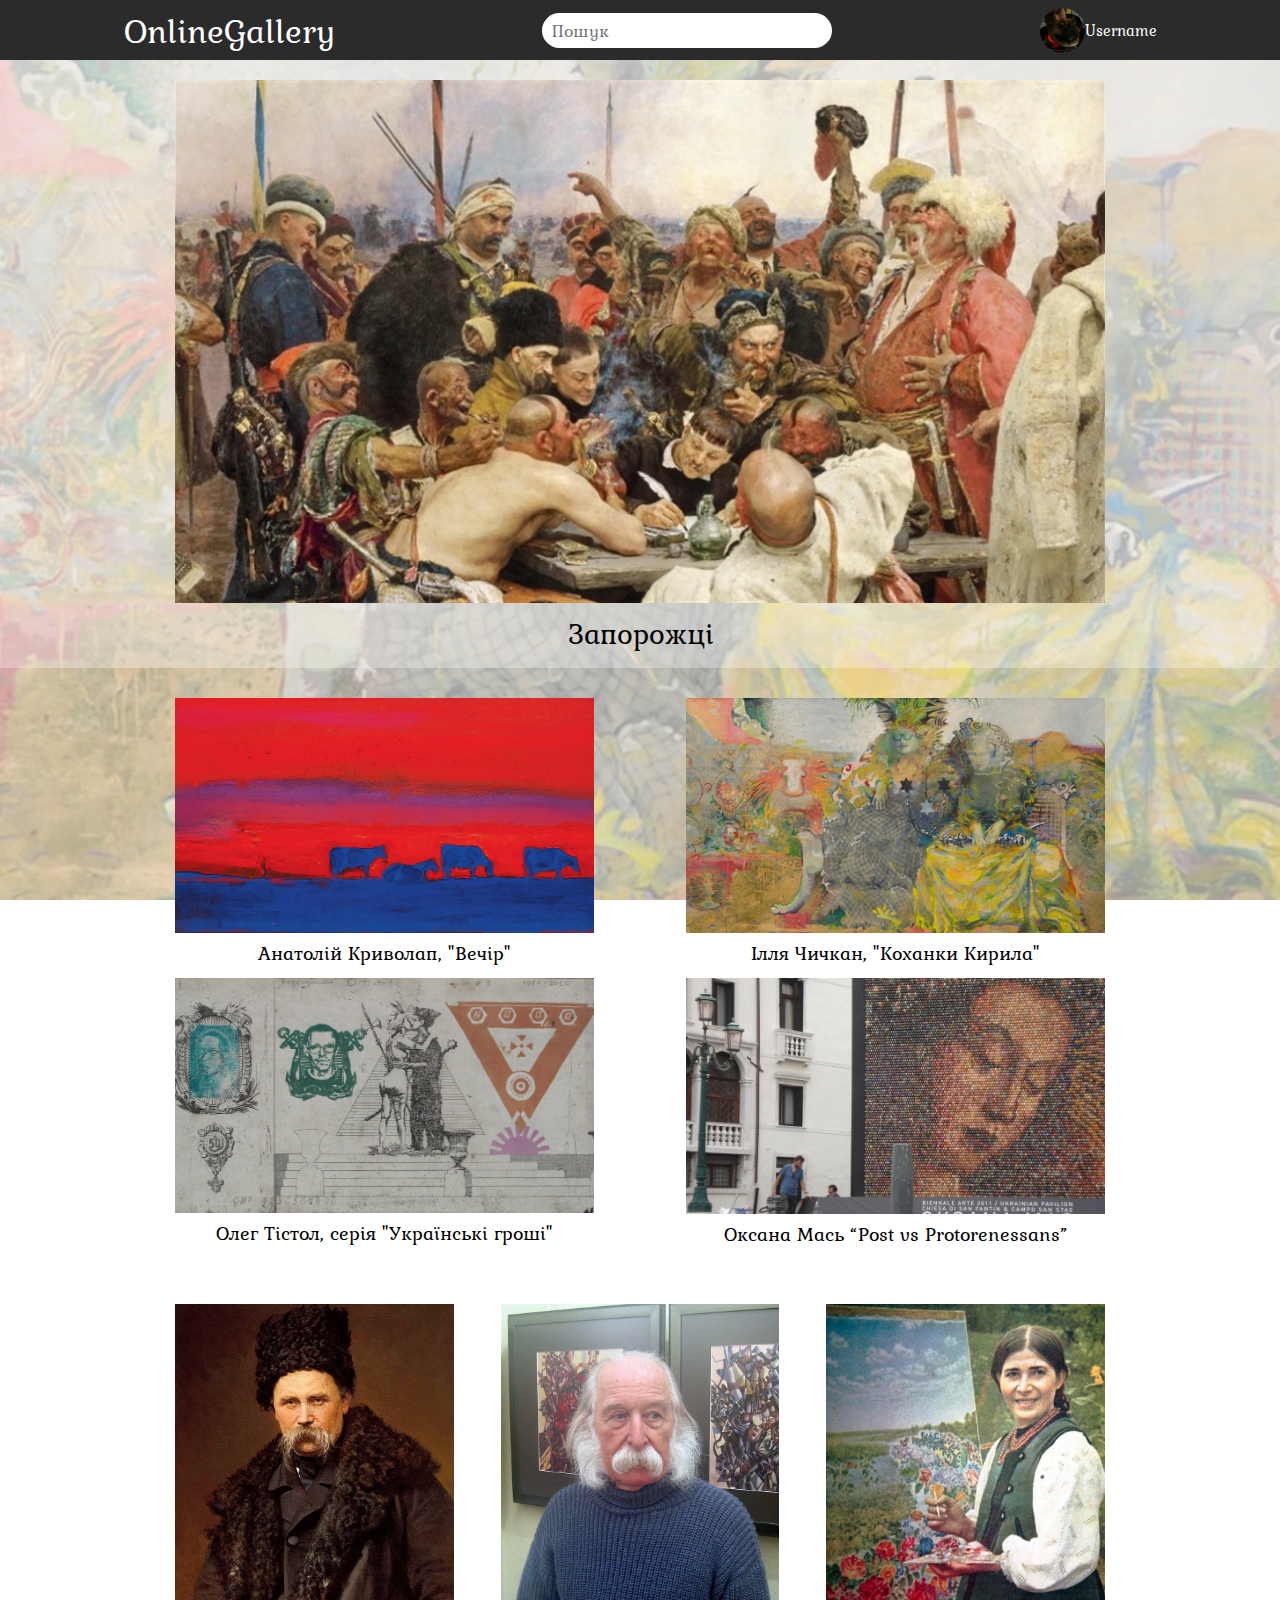
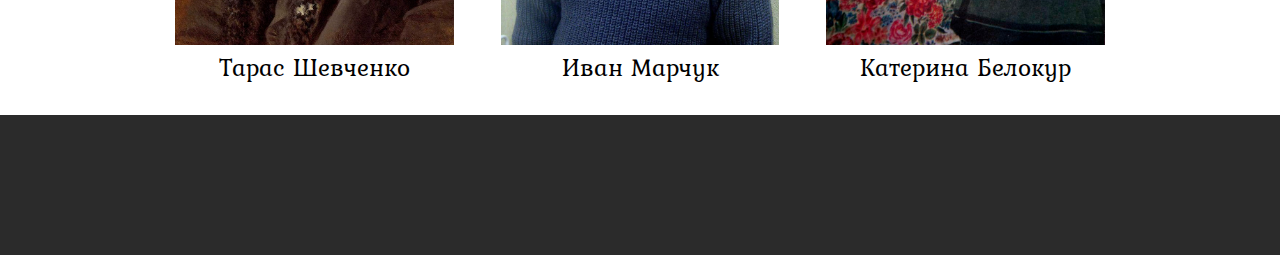
<file: index.html>
<!DOCTYPE html>
<html lang="en">
<head>
    <meta charset="UTF-8">
    <meta http-equiv="X-UA-Compatible" content="IE=edge">
    <meta name="viewport" content="width=device-width, initial-scale=1.0">
    <link rel="stylesheet" href="css _styles/landing-style.css">
    <link href="images/icons/site-logo.svg" rel="icon" type="image/x-icon">
    <style>
        @import url('https://fonts.googleapis.com/css2?family=Kurale&display=swap');
    </style>
    <title>OnlineGallery</title>
</head>
<body>
    <div class="wrapper">
        <header class="header">
            <div class="header__container _container">
                <div class="header__logo_container">
                    <a id="header__logo" href="index.html" class="header__logo">
                        OnlineGallery
                    </a>
                </div>
                
                <div class="search">
                    <input type="text" class="header__serach" placeholder="Пошук">
                </div>
                
                <div class="header__user__information">
                    <img class="user__photo" src="images/landing/MyLogo.jpg" alt="user_photo">
                        <div class="user_name_text">
                            <a id="username" class="user_name" href="login-page.html">Username</a>
                        </div>
                </div>
            </div>
        </header>

        <main class="main">
            <div class="background_popular_picture_container">
                <div class="popular_picture_container _container">

                    <div class="img_container">
                        <img src="images/landing/popular_pictures.jpg" alt="#" class="popular__pictures">
                    </div>

                    <div class="text_container">
                        <h1 class="picture_name">Запорожці</h1>
                    </div>

                </div>
            </div>

            <div class="pictures_conatainer _container">
                <div class="first_line _container">

                    <div class="first_picture">
                        <img src="images/landing/popular_pictures/pop_pic_1.jpg" alt="#" class="picture_1 pic">
                        <h2 class="description_1">Анатолій Криволап, "Вечір"</h2>
                    </div>

                    <div class="second_picture">
                        <img src="images/landing/popular_pictures/pop_pic_2.jpg" alt="#" class="picture_2 pic">
                        <h2 class="description_2">Ілля Чичкан, "Коханки Кирила"</h2>
                    </div>

                </div>

                <div class="second_line _container">

                    <div class="third_picture">
                        <img src="images/landing/popular_pictures/pop_pic_3.jpg" alt="#" class="picture_3 pic">
                        <h2 class="description_3">Олег Тістол, серія "Українські гроші"</h2>
                    </div>

                    <div class="fourth_picture">
                        <img src="images/landing/popular_pictures/pop_pic_4.jpg" alt="#" class="picture_4 pic">
                        <h2 class="description_4">Оксана Мась “Post vs Protorenessans”</h2>
                    </div>

                </div>
            </div> 

                <div class="background_popular_authors_container">
                    <div class="popular_authors_container _container">

                        <div class="row_auth _container">

                            <div class="first_author">
                                <img class="pop_auth" src="images/landing/popular_authors/taras_shevchenko.png" href="#">
                                <h2>Тарас Шевченко</h2>   
                            </div>

                            <div class="second_author">
                                <img class="pop_auth" src="images/landing/popular_authors/ivan_marchuk.jpg" href="#">
                                <h2>Иван Марчук</h2>
                            </div>

                            <div class="third_author">
                                <img class="pop_auth" src="images/landing/popular_authors/katerina_belokur.png" href="#">
                                <h2>Катерина Белокур</h2>
                            </div>

                        </div>

                    </div>
                </div>    
        </main>

        <footer class="footer"></footer>

    </div>
    <script src="scripts/script.js"></script>
</body>
</html>
</file>
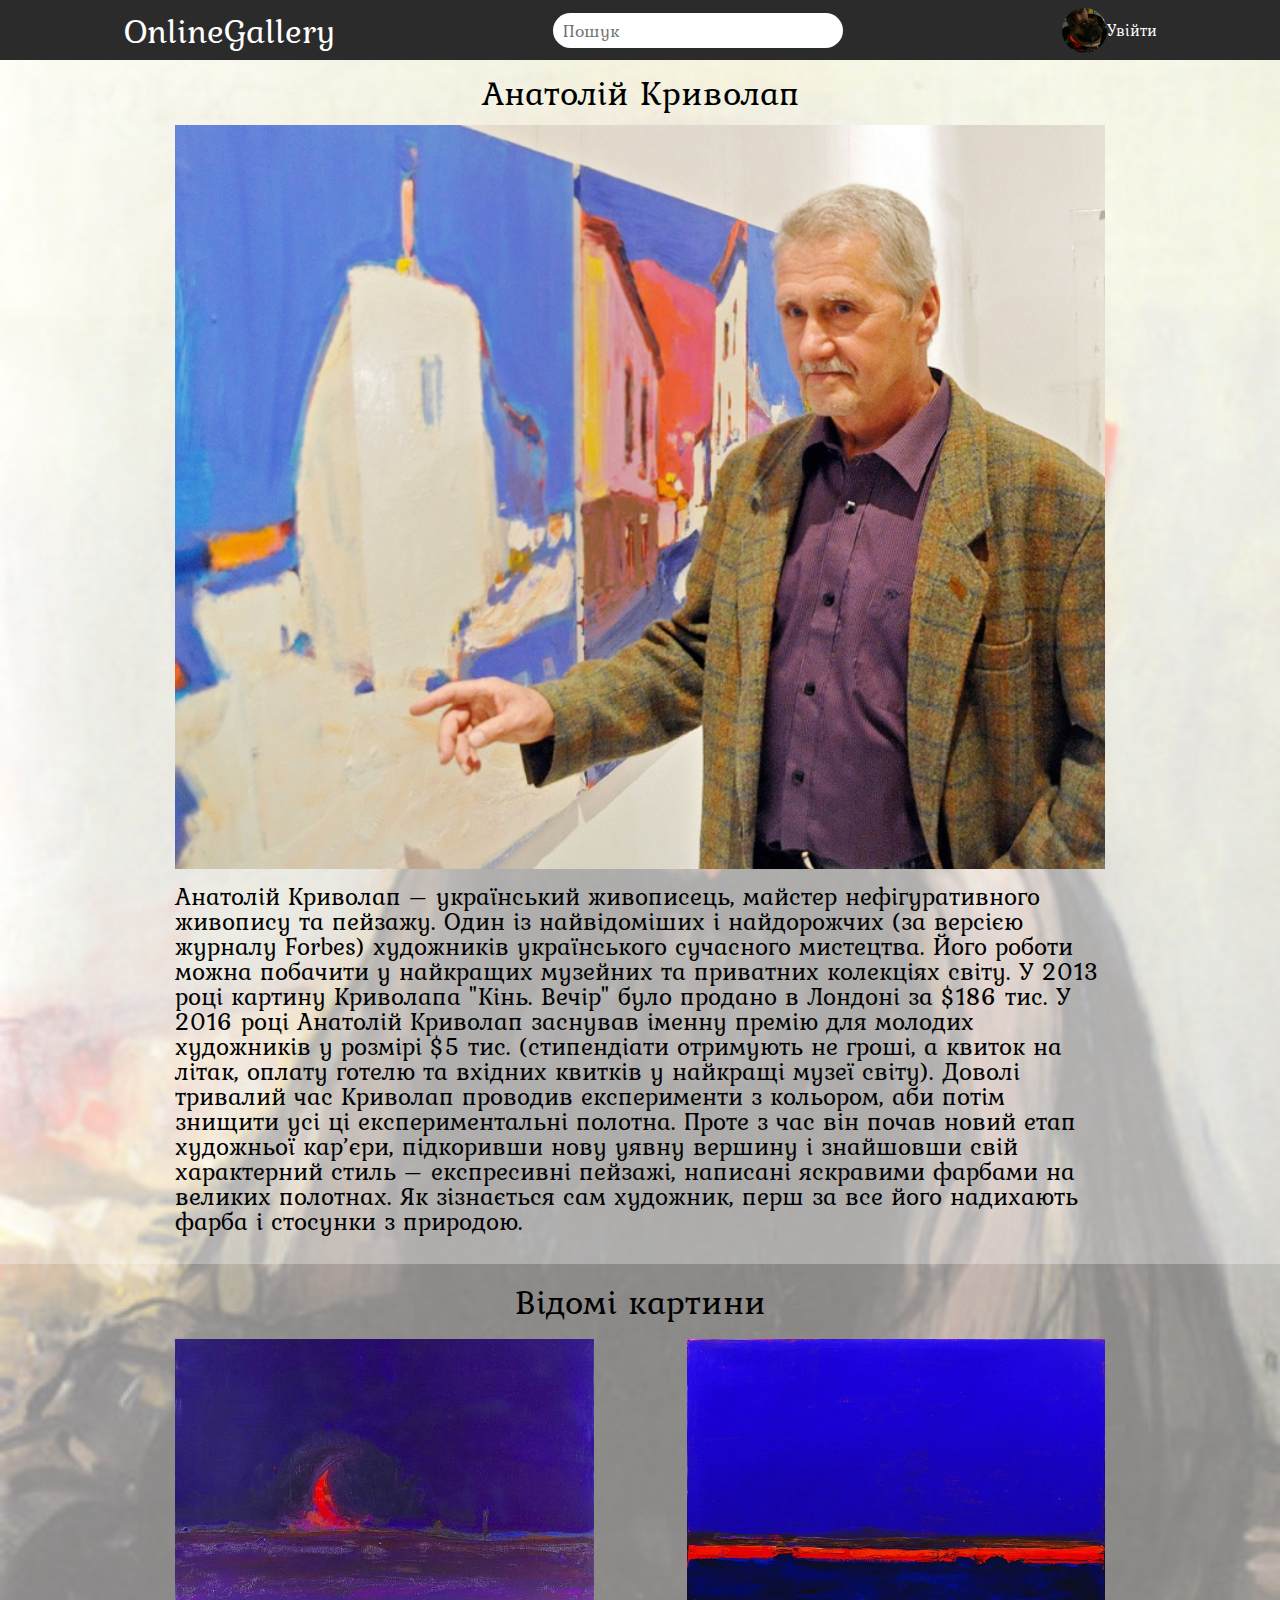
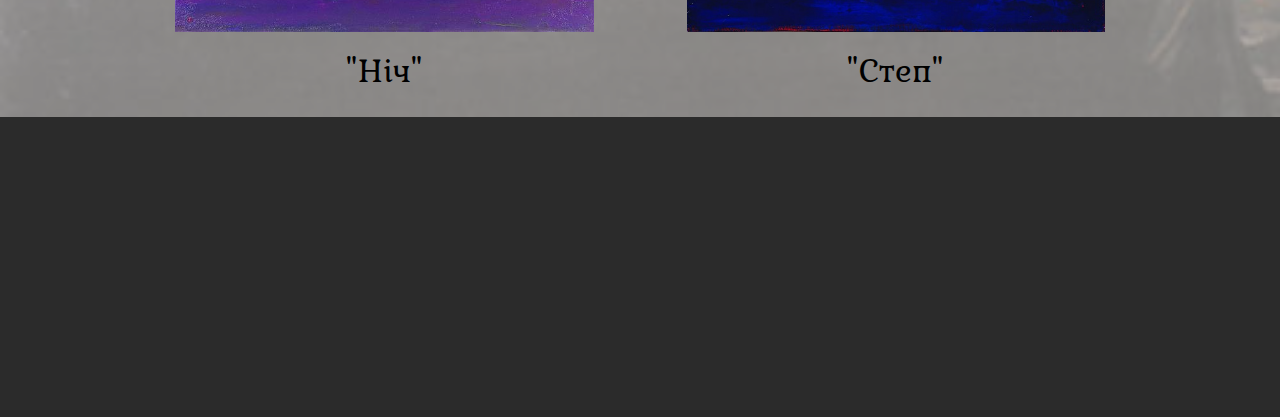
<file: author-page.html>
<!DOCTYPE html>
<html lang="en">
<head>
    <meta charset="UTF-8">
    <meta http-equiv="X-UA-Compatible" content="IE=edge">
    <meta name="viewport" content="width=device-width, initial-scale=1.0">
    <link rel="stylesheet" type="text/css" href="css _styles/author-page-style.css">
    <link href="images/icons/site-logo.png" rel="icon" type="image/x-icon">
    <style>
        @import url('https://fonts.googleapis.com/css2?family=Kurale&display=swap');
    </style>
    <title>OnlineGallery</title>
</head>
<body>
    <div class="wrapper">
        <header class="header">
            <div class="header__container _container">
                <div class="header__logo_container">
                    <a id="header__logo" href="index.html" class="header__logo">
                        OnlineGallery
                    </a>
                </div>
                
                <div class="search">
                    <input type="text" class="header__serach" placeholder="Пошук">
                </div>
                
                <div class="header__user__information">
                    <img class="user__photo" src="images/landing/MyLogo.jpg" alt="user_photo">
                        <div class="user_name_text">
                            <a id="username" class="user_name" href="registration_page.html">Увійти</a>
                        </div>
                </div>
            </div>
        </header>

        <main>
            <div class="author-container">
                <div class="author-center-container _container">
                    <h2 class="author-name">Анатолій Криволап</h2>
                    
                    <div class="author-information _container">
                        <div class="picture">
                            <img src="images/author-page/authors/anatoliy-krivolap.jpg" alt="#" class="author-picture">
                        </div>

                        <h2 class="author-text">Анатолій Криволап – український живописець, майстер нефігуративного живопису та пейзажу. Один із найвідоміших і найдорожчих (за версією журналу Forbes) художників українського сучасного мистецтва.
                            Його роботи можна побачити у найкращих музейних та приватних колекціях світу. У 2013 році картину Криволапа "Кінь. Вечір" було продано в Лондоні за $186 тис. У 2016 році Анатолій Криволап заснував іменну премію для молодих художників у розмірі $5 тис. (стипендіати отримують не гроші, а квиток на літак, оплату готелю та вхідних квитків у найкращі музеї світу).
                            Доволі тривалий час Криволап проводив експерименти з кольором, аби потім знищити усі ці експериментальні полотна. Проте з час він почав новий етап художньої кар’єри, підкоривши нову уявну вершину і знайшовши свій характерний стиль – експресивні пейзажі, написані яскравими фарбами на великих полотнах. Як зізнається сам художник, перш за все його надихають фарба і стосунки з природою.</h2>
                    </div>
                    
                </div>
            </div>

            <div class="another-popular-pictures _container">
                <h2>Відомі картини</h2>
                <div class="line _container">

                    <div class="first_picture">
                        <img src="images/picture-page/krivolap-nich.jpg" alt="#" class="picture_1 pic">
                        <h2 class="description_1">"Ніч"</h2>
                    </div>

                    <div class="second_picture">
                        <img src="images/picture-page/krivolap-step.jpg" alt="#" class="picture_2 pic">
                        <h2 class="description_2">"Степ"</h2>
                    </div>

                </div>
            </div>
        </main>

        <footer class="footer"></footer>

    </div>
    <script src="scripts/script.js"></script>
</body>
</html>
</file>
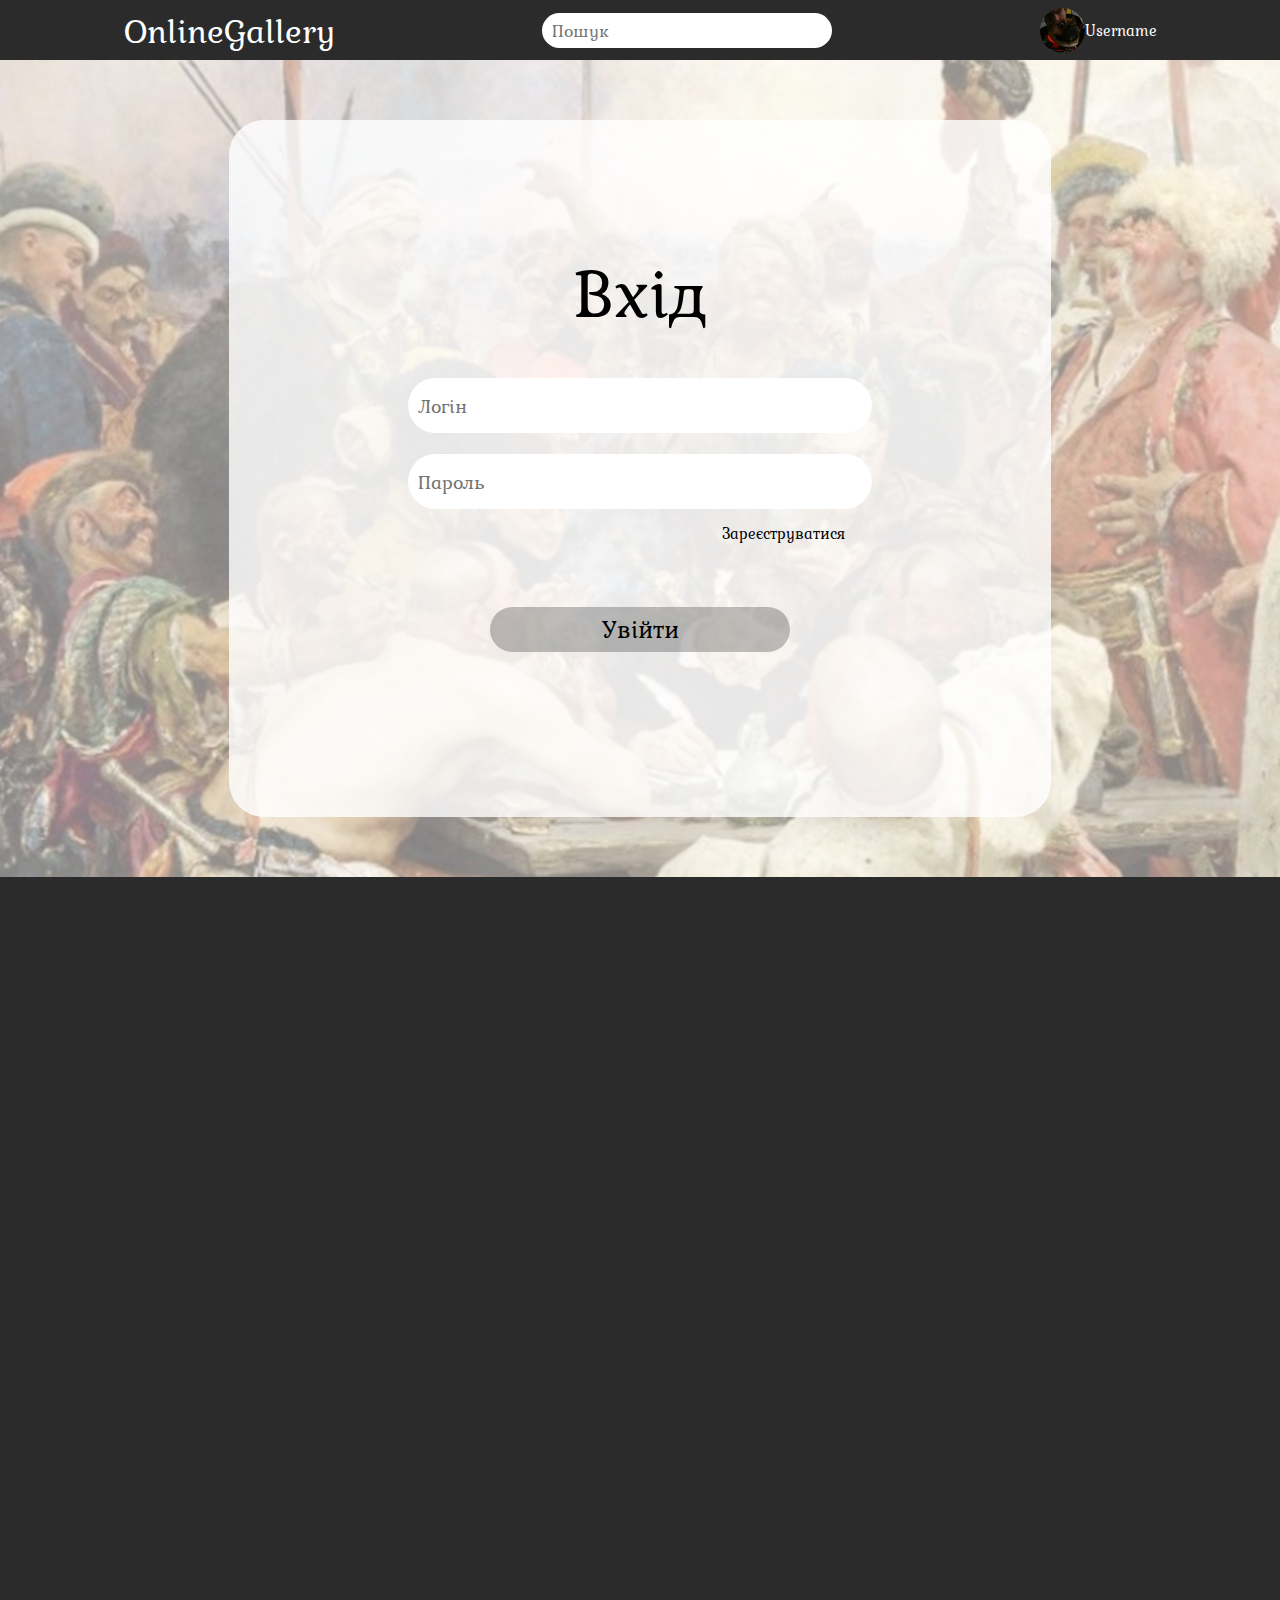
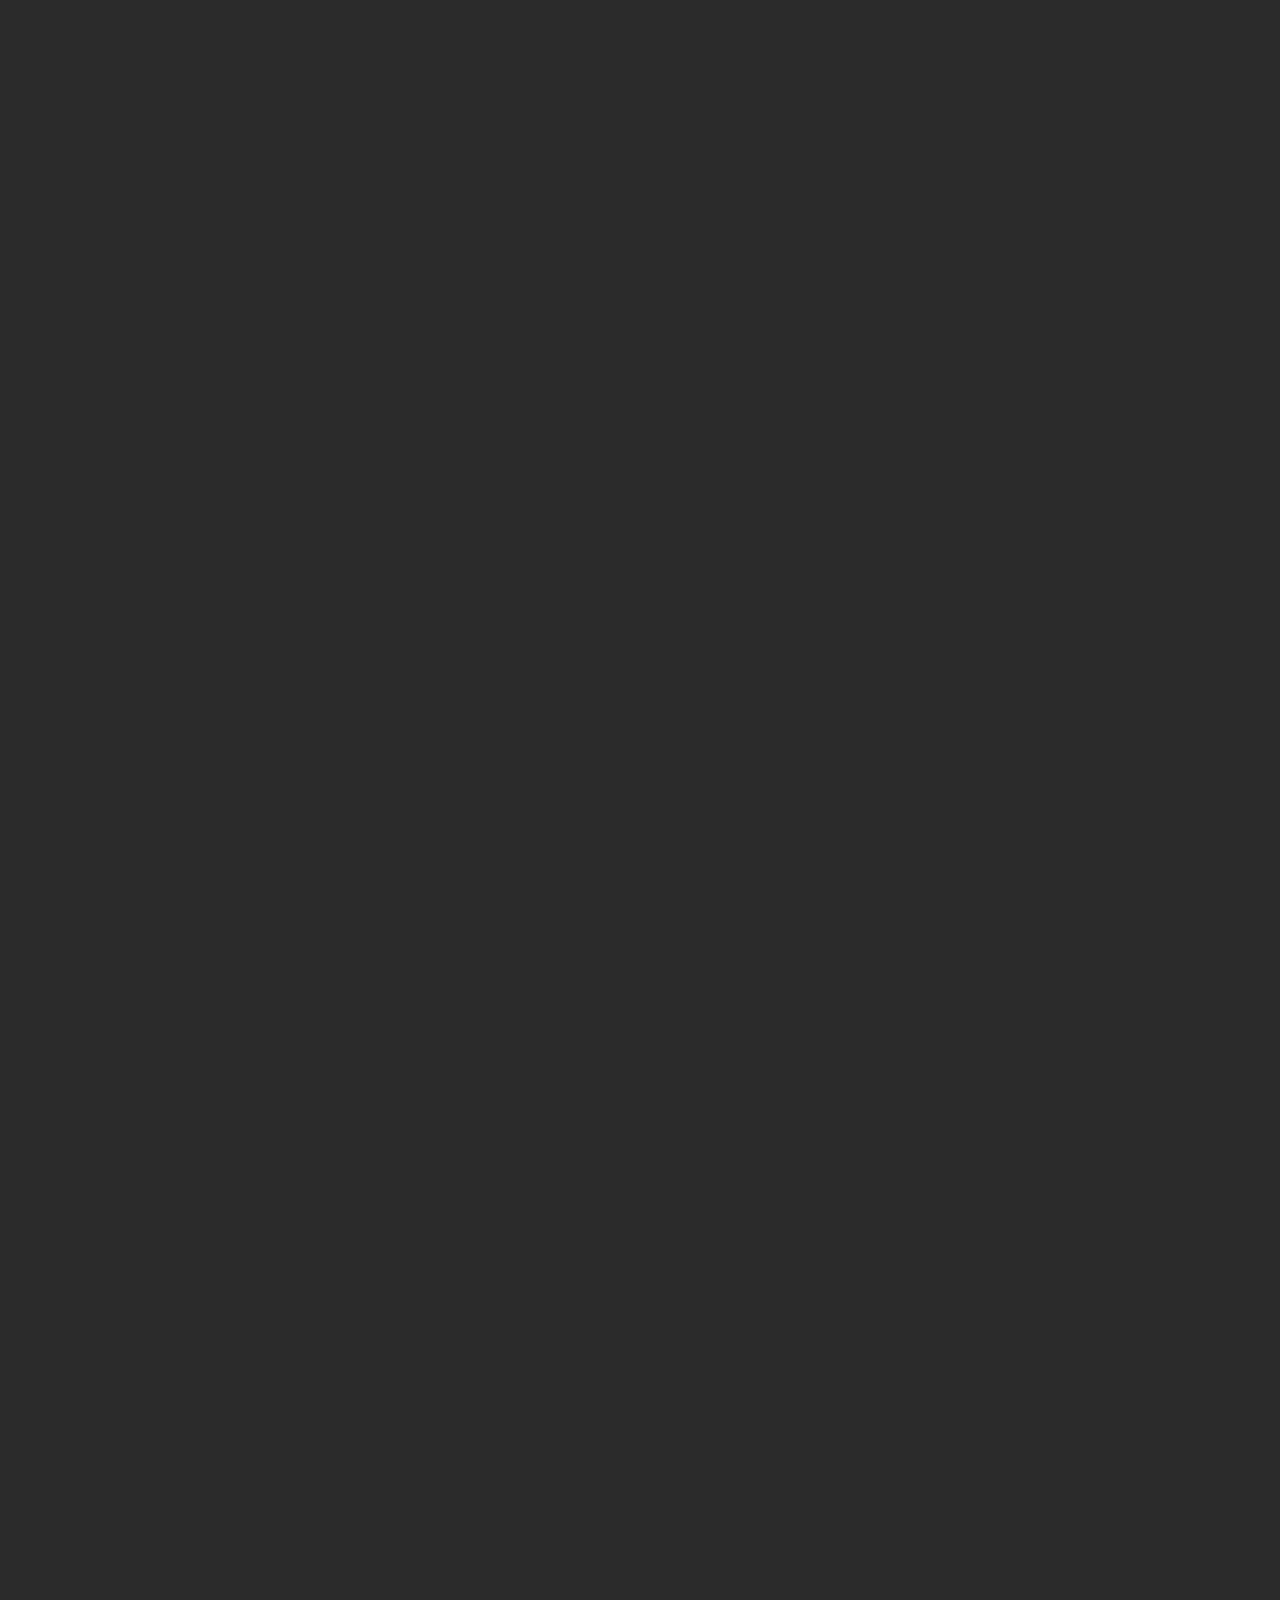
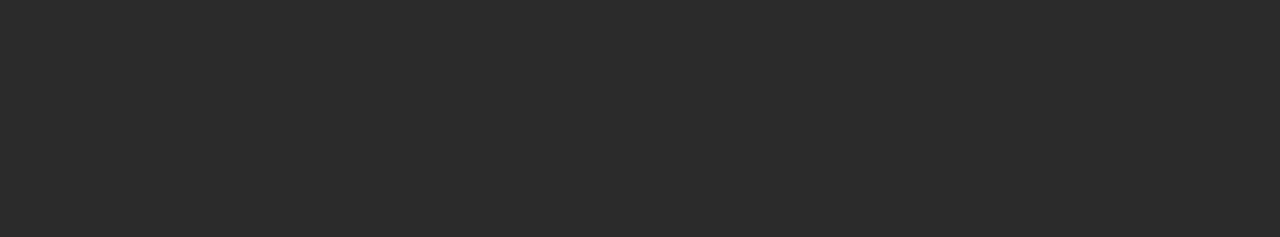
<file: login-page.html>
<!DOCTYPE html>
<html lang="en">
<head>
    <meta charset="UTF-8">
    <meta http-equiv="X-UA-Compatible" content="IE=edge">
    <meta name="viewport" content="width=device-width, initial-scale=1.0">
    <link rel="stylesheet" type="text/css" href="css _styles/login-page-style.css">
    <link href="images/icons/site-logo.svg" rel="icon" type="image/x-icon">
    <style>
        @import url('https://fonts.googleapis.com/css2?family=Kurale&display=swap');
    </style>
    <title>OnlineGallery</title>
</head>
<body>
    <div class="wrapper">
        <header class="header">
            <div class="header__container _container">
                <div class="header__logo_container">
                    <a id="header__logo" href="index.html" class="header__logo">
                        OnlineGallery
                    </a>
                </div>
                
                <div class="search">
                    <input type="text" class="header__serach" placeholder="Пошук">
                </div>
                
                <div class="header__user__information">
                    <img class="user__photo" src="images/landing/MyLogo.jpg" alt="user_photo">
                        <div class="user_name_text">
                            <a id="username" class="user_name" href="registration_page.html">Username</a>
                        </div>
                </div>
            </div>
        </header>
            
        <main>
            <div class="background">
                <div class="registration-wrapper _container">

                    <div class="registration-block-container _container">
                        <h1 class="regist-text">Вхід</h1>
                        <div class="input-part">
                            <input type="text" class="login-part inpt" placeholder="Логін">
                            <input type="text" class="password-part inpt" placeholder="Пароль">
                        </div>
                        <a href="registration_page.html" class="go-to-register">Зареєструватися</a>
                        <button class="confirm-button">Увійти</button>
                    </div>

                </div>
            </div>
        </main>

        <footer class="footer"></footer>

    </div>
    <script src="scripts/script.js"></script>
</body>
</html>
</file>
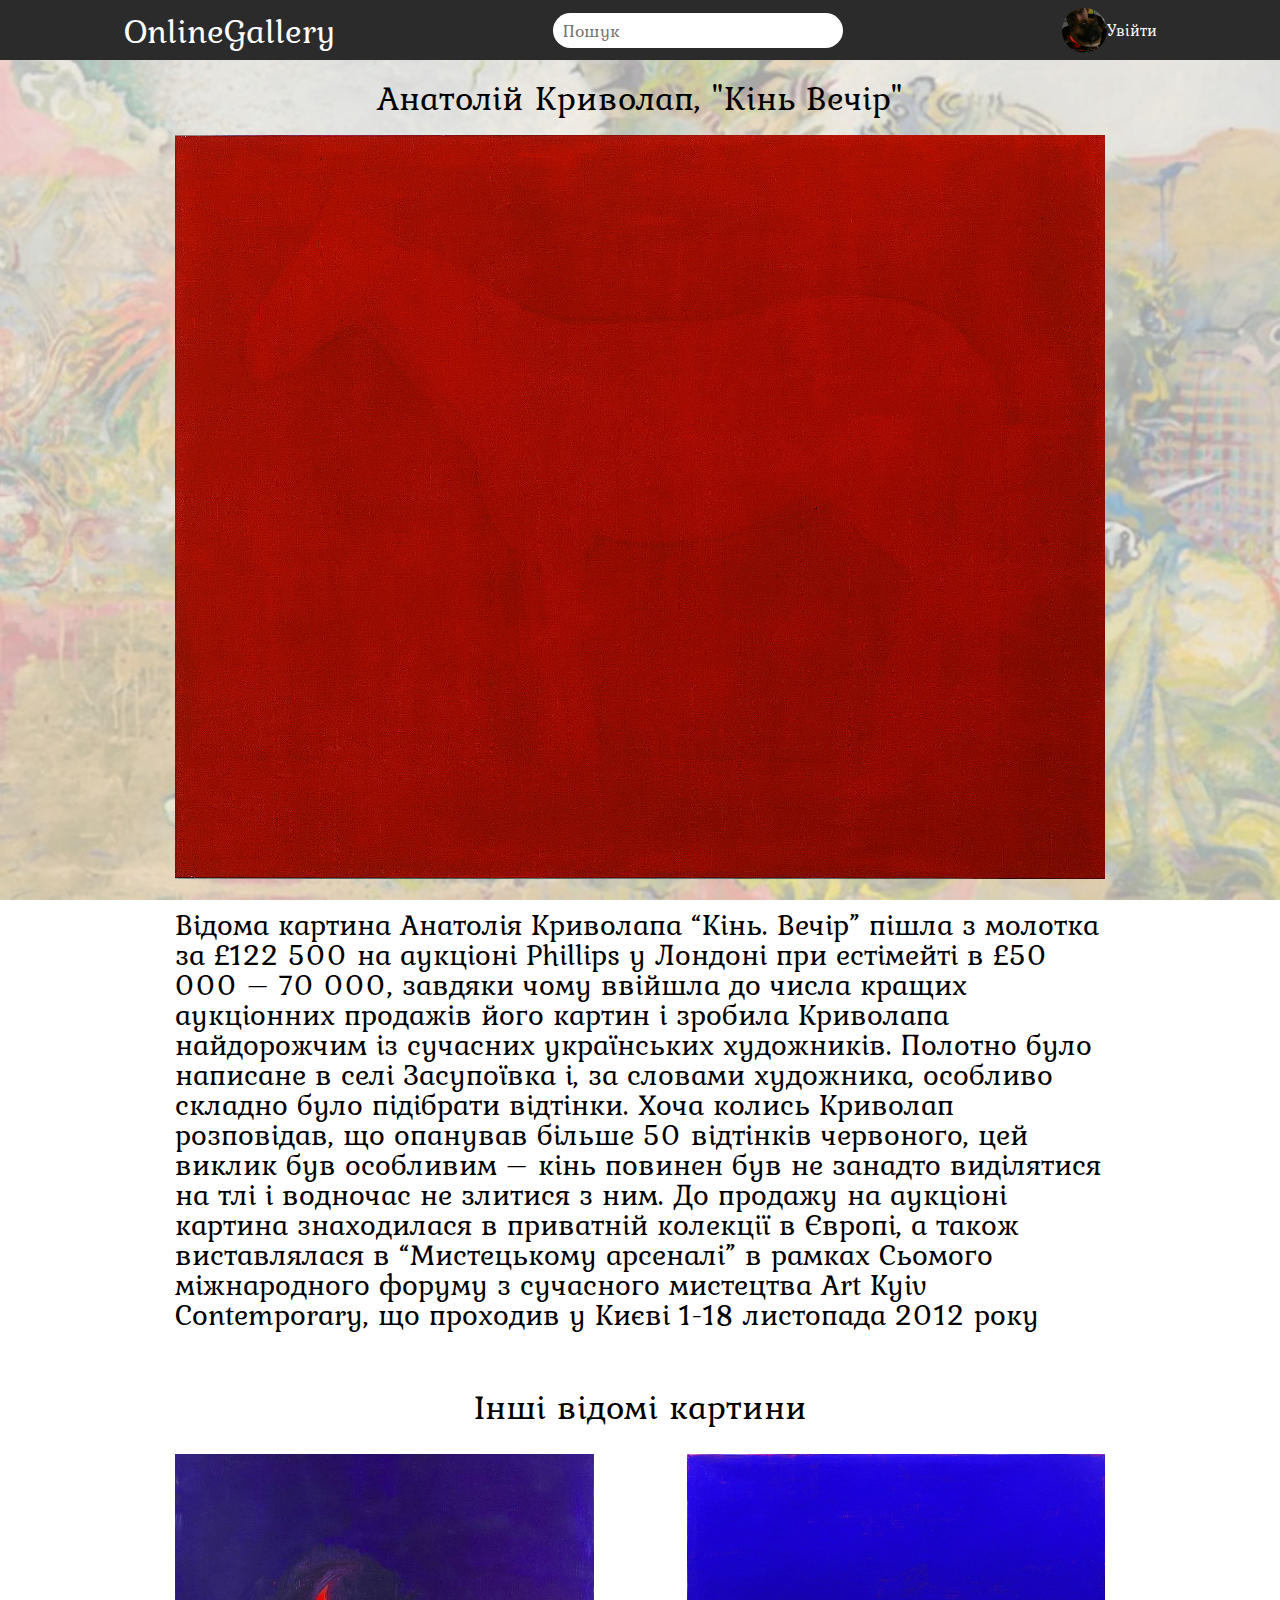
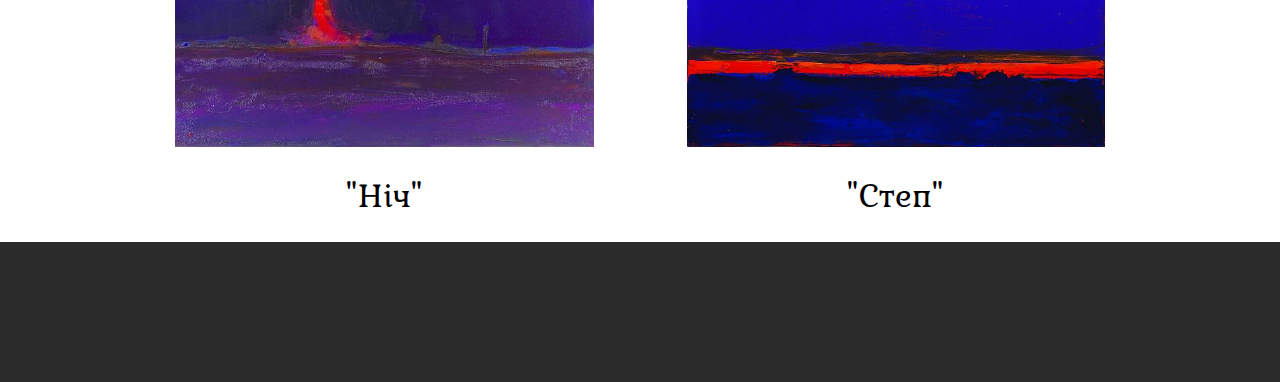
<file: picture-page.html>
<!DOCTYPE html>
<html lang="en">
<head>
    <meta charset="UTF-8">
    <meta http-equiv="X-UA-Compatible" content="IE=edge">
    <meta name="viewport" content="width=device-width, initial-scale=1.0">
    <link rel="stylesheet" href="css _styles/picture-page-style.css">
    <link href="images/icons/site-logo.png" rel="icon" type="image/x-icon">
    <style>
        @import url('https://fonts.googleapis.com/css2?family=Kurale&display=swap');
    </style>
    <title>OnlineGallery</title>
</head>
<body>
    <div class="wrapper">
        <header class="header">
            <div class="header__container _container">
                <div class="header__logo_container">
                    <a id="header__logo" href="index.html" class="header__logo">
                        OnlineGallery
                    </a>
                </div>
                
                <div class="search">
                    <input type="text" class="header__serach" placeholder="Пошук">
                </div>
                
                <div class="header__user__information">
                    <img class="user__photo" src="images/landing/MyLogo.jpg" alt="user_photo">
                        <div class="user_name_text">
                            <a id="username" class="user_name" href="login-page.html">Увійти</a>
                        </div>
                </div>
            </div>
        </header>

        <main>
            <div class="picture ">
                <div class="description-container _container">

                    <div class="picture-container">
                        <h1 class="picture_name">Анатолій Криволап, "Кінь Вечір"</h1>

                        <img src="images/picture-page/main-picture.jpg" alt="#" class="main-img _container">
                     </div>
    
                </div>

                <div class="infromation-about-picture _container">
                    <div class="discp">
                        <p>
                            Відома картина Анатолія Криволапа “Кінь. Вечір” пішла з молотка за £122 500 на аукціоні Phillips у Лондоні при естімейті в £50 000 – 70 000, завдяки чому ввійшла до числа кращих аукціонних продажів його картин і зробила Криволапа найдорожчим із сучасних українських художників. Полотно було написане в селі Засупоївка і, за словами художника, особливо складно було підібрати відтінки. Хоча колись Криволап розповідав, що опанував більше 50 відтінків червоного, цей виклик був особливим – кінь повинен був не занадто виділятися на тлі і водночас не злитися з ним. До продажу на аукціоні картина знаходилася в приватній колекції в Європі, а також виставлялася в “Мистецькому арсеналі” в рамках Сьомого міжнародного форуму з сучасного мистецтва Art Kyiv Contemporary, що проходив у Києві 1-18 листопада 2012 року
                        </p>
                    </div>
                </div>

                
            </div>

            <div class="another-popular-pictures _container">
                <h2>Інші відомі картини</h2>
                <div class="line _container">

                    <div class="first_picture">
                        <img src="images/picture-page/krivolap-nich.jpg" alt="#" class="picture_1 pic">
                            <h2 class="description_1">"Ніч"</h2>
                    </div>

                    <div class="second_picture">
                        <img src="images/picture-page/krivolap-step.jpg" alt="#" class="picture_2 pic">
                        <h2 class="description_2">"Степ"</h2>
                    </div>

                </div>
            </div>
        </main>
        
        <footer class="footer"></footer>

    </div>
    <script src="scripts/script.js"></script>
</body>
</html>
</file>
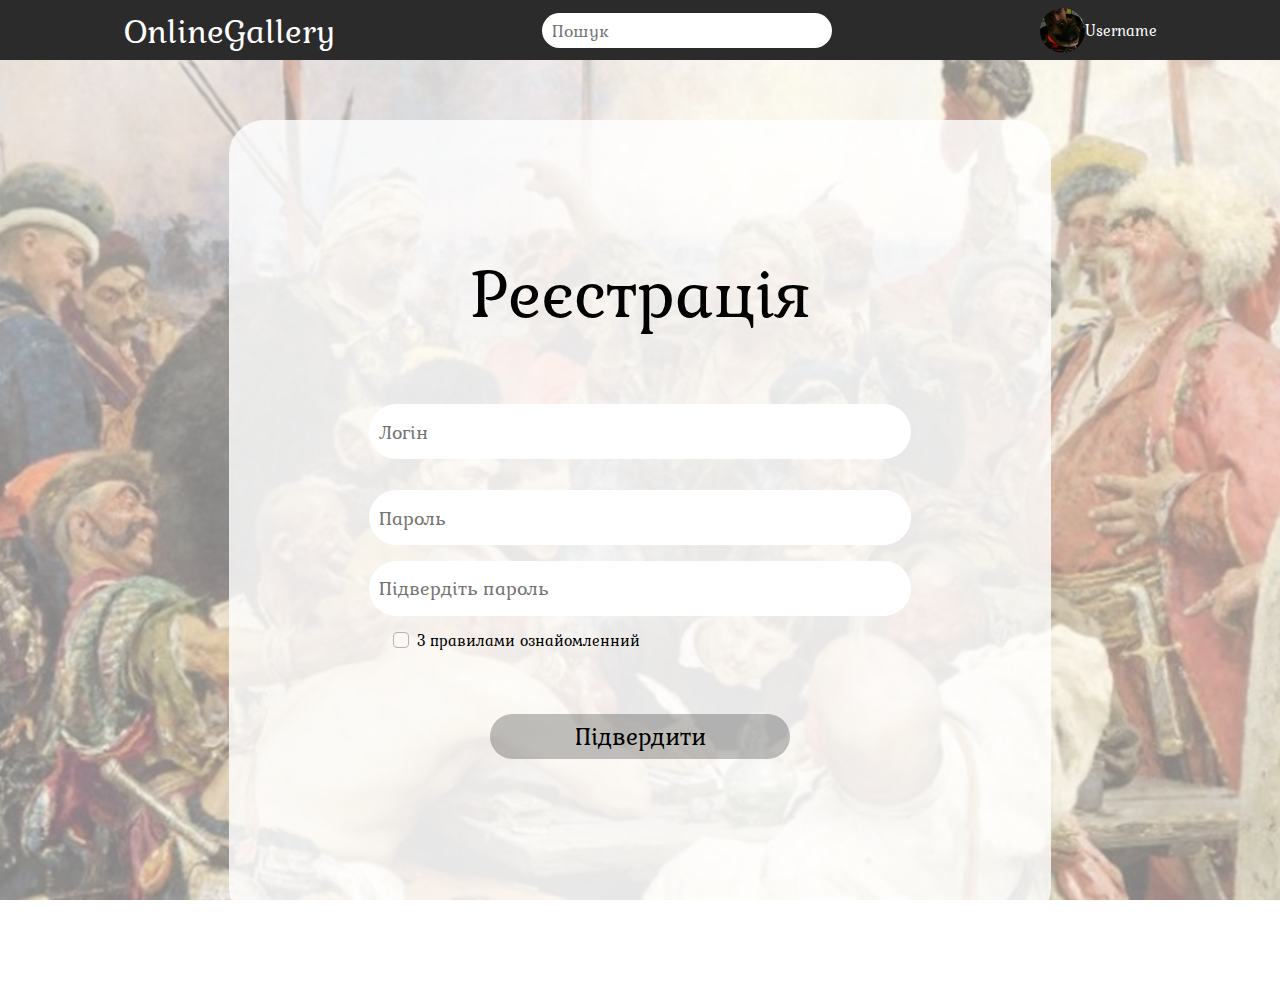
<file: registration_page.html>
<!DOCTYPE html>
<html lang="en">
<head>
    <meta charset="UTF-8">
    <meta http-equiv="X-UA-Compatible" content="IE=edge">
    <meta name="viewport" content="width=device-width, initial-scale=1.0">
    <link rel="stylesheet" type="text/css" href="css _styles/registration_style.css">
    <link href="images/icons/site-logo.svg" rel="icon" type="image/x-icon">
    <style>
        @import url('https://fonts.googleapis.com/css2?family=Kurale&display=swap');
    </style>
    <title>OnlineGallery</title>
</head>
<body>
    <div class="wrapper">
        <header class="header">
            <div class="header__container _container">
                <div class="header__logo_container">
                    <a id="header__logo" href="index.html" class="header__logo">
                        OnlineGallery
                    </a>
                </div>
                
                <div class="search">
                    <input type="text" class="header__serach" placeholder="Пошук">
                </div>
                
                <div class="header__user__information">
                    <img class="user__photo" src="images/landing/MyLogo.jpg" alt="user_photo">
                        <div class="user_name_text">
                            <a id="username" class="user_name" href="login-page.html">Username</a>
                        </div>
                </div>
            </div>
        </header>
            
        <main>
            <div class="background">
                <div class="registration-wrapper _container">

                    <div class="registration-block-container _container">
                        <h1 class="regist-text">Реєстрація</h1>
                        <div class="input-part">
                            <input type="text" class="login-part inpt" placeholder="Логін">
                            <input type="text" class="password-part inpt" placeholder="Пароль">
                            <input type="text" class="confirm-password-part inpt" placeholder="Підвердіть пароль">
                        </div>
                        <div class="chekbox">
                            <input type="checkbox" id="myCheckbox" name="myCheckbox" value="isChecked" class="registration-checkbox">
                            <label for="myCheckbox">З правилами ознайомленний</label>
                        </div>

                        <button class="confirm-button">Підвердити</button>
                    </div>

                </div>
            </div>
        </main>

        <footer class="footer"></footer>

    </div>
    <script src="scripts/script.js"></script>
</body>
</html>
</file>
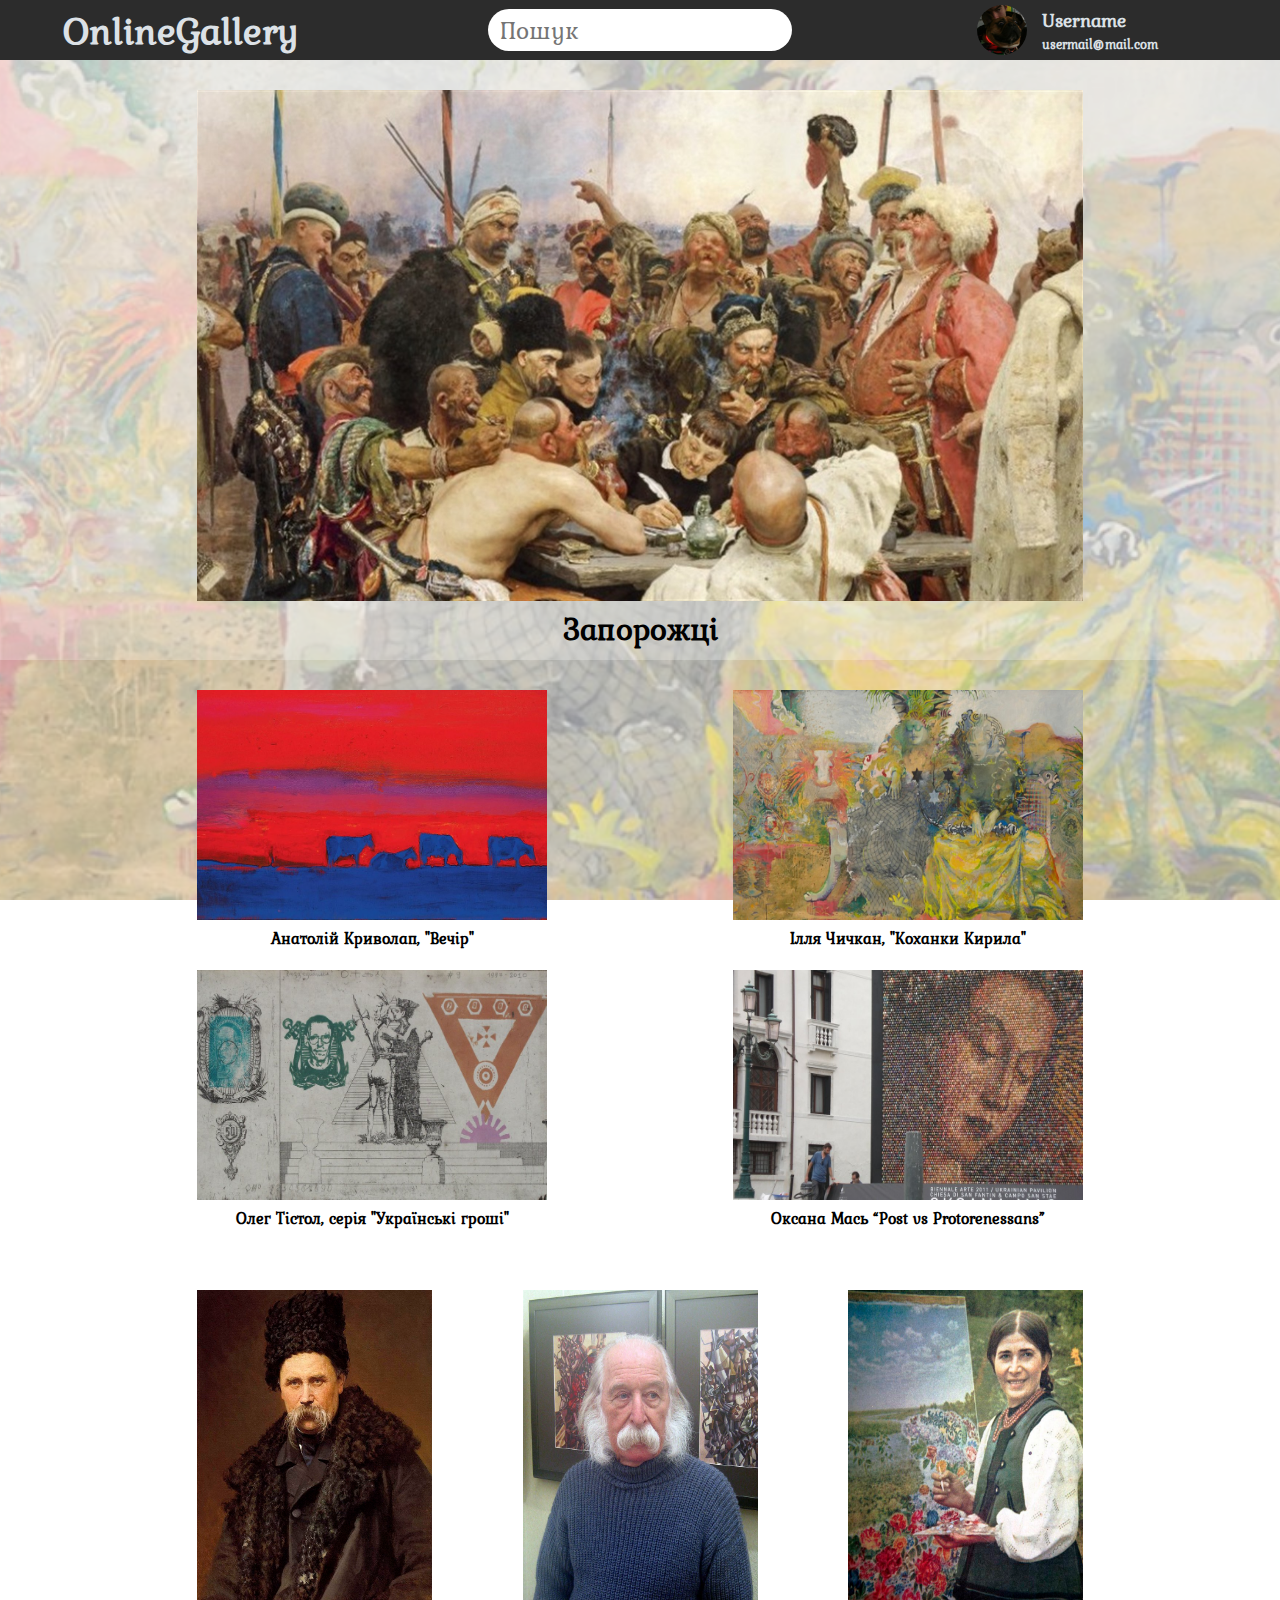
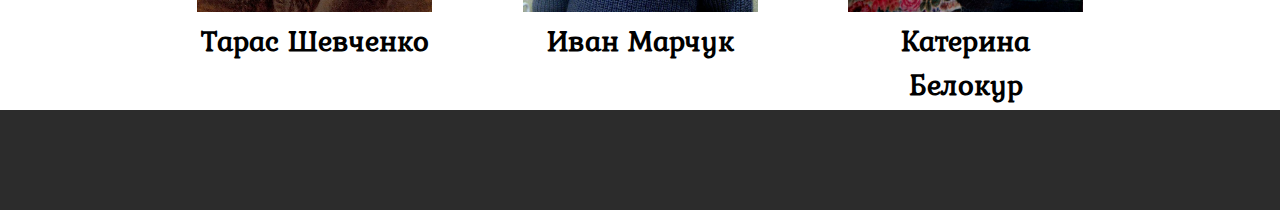
<file: non-adaptive/non-adpative-index.html>
<!DOCTYPE html>
<html lang="en">
<head>
    <meta charset="UTF-8">
    <meta http-equiv="X-UA-Compatible" content="IE=edge">
    <meta name="viewport" content="width=device-width, initial-scale=1.0">
    <link rel="stylesheet" type="text/css" href="../css _styles/non-adaptive-style.css">
    <style>
        @import url('https://fonts.googleapis.com/css2?family=Kurale&display=swap');
    </style>
    <title>OnlineGallery</title>
</head>
<body>
    <header class="header_body">

        <h1 class="logo" href="index.html">OnlineGallery</h1>

        <input class="search" type="text" placeholder="Пошук">

        <div class="user_information">
            <img src="../images/landing/MyLogo.jpg">

            <div class="text_information"> 
                <h1 class="username">Username</h1>
                <h2 class="usermail">usermail@mail.com</h2>
            </div>
        </div>

    </header>
    
    <main>

        <div class="most_popular_pictures">
            <img src="../images/landing/popular_pictures.jpg">
            <h1 id="most_popular_pictures_description">Запорожці</h1>
        </div>

        <div class="popular_pictures">

            <div class="first_line">

                <div class="first_picture">
                    <img class="pop_pic" src="../images/landing/popular_pictures/pop_pic_1.jpg" href="#">
                    <h2>Анатолій Криволап, "Вечір"</h2>
                </div>

                <div class="second_picture">
                    <img class="pop_pic" src="../images/landing/popular_pictures/pop_pic_2.jpg" href="#">
                    <h2>Ілля Чичкан, "Коханки Кирила"</h2>
                </div>

            </div>

            <div class="second_line">

                <div class="third_picture">
                    <img class="pop_pic" src="../images/landing/popular_pictures/pop_pic_3.jpg" href="#">
                    <h2>Олег Тістол, серія "Українські гроші"</h2>
                </div>

                <div class="fourth_picture">
                    <img class="pop_pic" src="../images/landing/popular_pictures/pop_pic_4.jpg" href="#">
                    <h2>Оксана Мась “Post vs Protorenessans”</h2>
                </div>

            </div>
           
        </div>

        <div class="popular_authors">

            <div class="row_auth">

                <div class="first_author">
                    <img class="pop_auth" src="../images/landing/popular_authors/taras_shevchenko.png" href="#">
                    <h2>Тарас Шевченко</h2>   
                </div>

                <div class="second_author">
                    <img class="pop_auth" src="../images/landing/popular_authors/ivan_marchuk.jpg" href="#">
                    <h2>Иван Марчук</h2>
                </div>

                <div class="third_author">
                    <img class="pop_auth" src="../images/landing/popular_authors/katerina_belokur.png" href="#">
                    <h2>Катерина Белокур</h2>
                </div>

            </div>

        </div>

    </main>
    
    <footer class="footer_body">
        <!-- The footer of your webpage goes here -->
    </footer>
</body>
</html>
</file>
<file: css _styles/landing-style.css>
/* ------------------zeroing----------------- */
*,
*::before,
*::after{
    padding: 0;
    margin: 0;
    border: 0;
    box-sizing: border-box;
}

a{
    text-decoration: none;
}
ul,
ol,
li{
    list-style: none;
}

img{
    vertical-align: top;
}

h1,
h2,
h3,
h4,
h5,
h6{
    font-weight: inherit;
    font-size: inherit;
}

html,
body{
    height: 100%;
    line-height: 1;
    font-size: 16px;
    color: #000;
    font-family: Kurale;
}

.wrapper{
    background-image: url("../images/landing/landing_background.jpg");
    background-color: rgba(255, 255, 255, 0.5);
    background-repeat: no-repeat;
    background-size: cover;
    background-attachment: fixed;
    background-position: center;
    min-height: 100%;
    overflow: hidden;
    display: flex;
    flex-direction: column;
    min-height: 100vh;
}

._container{
    max-width: 1033px;
    margin: 0px auto;
}

/* ------------------zeroing----------------- */


/* ------------------------header style-------------------------------- */
.header{
    background-color: rgb(43, 43, 43);
    color: white;
}

.header__container{
    display: flex;
    justify-content: space-between;
    height: 60px;
    align-items: center;
}

.header__logo_container{
    color: white;
    font-size: 35px;
    transition: 0.5s;
}

.header__logo{
    color: white;
}

.header__logo_container:hover{
    scale: 1.1;
}

.header__logo:hover::after{
    transition: 0.5s;
}

.search{
    display: flex;
}

.header__serach{
    height: 35px;
    width: 290px;
    border-radius: 30px;
    outline: 0 !important;
    align-items: center;
    text-indent: 10px;
    font-family: Kurale;
    font-size: large;
    transition: 0.5s;
}

.header__serach:hover{
    height: 39px;
    width: 310px;
    
}

.header__serach::placeholder{
    font-family: Kurale;
    font-size: large;
}

.header__user__information{
    width: auto;
    display: flex;
    justify-content: space-between;
    align-items: center;
}

.user__photo{
    
    height: 45px;
    width: 45px;
    border-radius: 30px;
}

.user_name{
    color: white;
}

.header__user__information img, div{
    transition: 1s;
}

.header__user__information:hover img{
    transform: translateX(-5px);
}

.header__user__information:hover div{
    scale: 1.1;
}

/* -----------------------------header style----------------------------- */


/* -----------------------------main style-------------------------------- */

/* --------------------poplar pictures---------------------- */
main{
    background-color: rgba(255, 255, 255, 0.5);
}

.img_container{
    display: flex;
    justify-content: center;
    align-items: center;
}

.background_popular_picture_container{
    background-color: rgba(255, 255, 255, 0.3);
    padding-bottom: 5px;
}

.popular_picture_container{
    height: auto;
}

.popular__pictures{
    max-width: 90%;
    max-height: 90%;
    margin-top: 20px;
    transition: 1s;
}

.text_container{
    height: 60px;
    height: auto;
}

.picture_name{
    font-size: 30px;
    margin-top: 15px;
    margin-bottom: 15px;
    text-align: center;
    transition: 1s;
}
/* --------------------poplar pictures---------------------- */

/* ------------------------pictures------------------------- */
.pictures_conatainer{
    padding-top: 30px;
    padding-bottom: 30px;
}

.pic{   
    width: 100%;
}

.first_line{
    max-width: 90%;
    display: flex; 
    justify-content: space-between;   
}

.first_picture, .second_picture{
    width: 45%;
    text-align: center;
}

.description_1, .description_2, .description_3, .description_4{
    margin-top: 10px;
    font-size: 20px;
}

.second_line{
    margin-top: 15px;
    max-width: 90%;
    display: flex;
    justify-content: space-between;
}

.third_picture, .fourth_picture{
    width: 45%;
    text-align: center;
}
/* ------------------------pictures------------------------- */

/* ----------------popular authors------------------------- */
.background_popular_authors_container{
    background-color: rgba(255, 255, 255, 0.3);
}

.popular_authors_container{
    padding-top: 30px;
    padding-bottom: 25px;
}

.pop_auth{
    max-width: 100%;
}

.row_auth{
    max-width: 90%;
    display: flex;
    justify-content: space-between;
}

.first_author, .second_author, .third_author{
    max-width: 30%;
    text-align: center;
}

.first_author h2, .second_author h2, .third_author h2{
    padding-top: 10px;
    padding-bottom: 10px;
    font-size: 25px;
}



/* ----------------popular authors------------------------- */

/* -----------------------------main style-------------------------------- */

/* -------------------footer---------------------------------- */
.footer{
    background-color: rgb(43, 43, 43);
    padding: 70px;
    margin-top: auto;
}
/* -------------------footer---------------------------------- */


/* ---------------------------adaptive part----------------------------- */
@media (max-width: 620px){
    /* ----------------------header style------------------------- */
    .header__serach{
        margin-left: 30px;
        left: 10px;
        display: block;
        width: 170px;
        margin: 0 auto;
        height: 40px;
        transition: 0.5;
        text-indent: 5px;
    }

    .header__serach:hover{
        margin-left: 50px;
        width: 240px;
    }

    .header__logo_container{
        width: 65px;
    }

    .header__logo{
        transition: 0.5s;
    }

    .header__logo:hover{
        margin-left: 5px;
        scale: 1.1;
    }

    .header__user__information{
        width: 120px;
        position: relative;
    }

    .header__user__information img{
        transform: translateX(60px);
        transition: 1s;
    }

    .header__user__information div{
        opacity: 0;
        transition: 1s;
    }

    .header__user__information:hover img{
        transform: translateX(-8px);
        z-index: 1;
    }

    .header__user__information:hover div{
        margin-right: 5px;
        opacity: 1;
        z-index: 0;
    }
    /* ----------------------header style------------------------- */

    /* -----------------------------main style-------------------------------- */
    .background_popular_picture_container{
        padding-bottom: 3px;
    }
    
    .popular__pictures{
        max-width: 100%;
        max-height: 100%;
        margin: 0;
    }

    .picture_name{
        font-size: 20px;
        margin-top: 5px;
    }

    /* ------------------------pictures------------------------- */
    .pictures_conatainer{
        padding-top: 15px;
        padding-bottom: 15px;
    }

    .first_line, .second_line{
        max-width: 100%;
    }

    .description_1, .description_2, .description_3, .description_4{
        font-size: 15px;
    }
    /* ------------------------pictures------------------------- */
    
    /* ----------------popular authors------------------------- */
    .row_auth{
                max-width: 100%;
    }

    .popular_authors_container{
        padding-top: 15px;
    }

    .first_author h2, .second_author h2, .third_author h2{
        padding-top: 5px;
        padding-bottom: 5px;
        font-size: 15px;
    }

    /* ----------------popular authors------------------------- */
    
    /* -----------------------------main style-------------------------------- */


}  
/* --------------------------adaptive part------------------------------ */
</file>
<file: css _styles/author-page-style.css>
*,
*::before,
*::after{
    padding: 0;
    margin: 0;
    border: 0;
    box-sizing: border-box;
}

a{
    text-decoration: none;
}
ul,
ol,
li{
    list-style: none;
}

img{
    vertical-align: top;
}

h1,
h2,
h3,
h4,
h5,
h6{
    font-weight: inherit;
    font-size: inherit;
}

html,
body{
    height: 100%;
    line-height: 1;
    font-size: 16px;
    color: #000;
    font-family: Kurale;
}

.wrapper{
    background-image: url("../images/author-page/background.jpg");
    background-color: rgba(255, 255, 255, 0.5);
    background-repeat: no-repeat;
    background-size: cover;
    background-attachment: fixed;
    background-position: center;
    background-position: 0 0;
    min-height: 100%;
    overflow: hidden;
    display: flex;
    flex-direction: column;
    min-height: 100vh;
}

._container{
    max-width: 1033px;
    margin: 0px auto;
}

/* -------------------------main part------------------------------ */
/* -------------------------header part------------------------------ */
.header{
    background-color: rgb(43, 43, 43);
    color: white;
}

.header__container{
    display: flex;
    justify-content: space-between;
    height: 60px;
    align-items: center;
}

.header__logo_container{
    color: white;
    font-size: 35px;
    transition: 0.5s;
}

.header__logo{
    color: white;
}

.header__logo_container:hover{
    scale: 1.1;
}

.header__logo:hover::after{
    transition: 0.5s;
}

.search{
    display: flex;
}

.header__serach{
    height: 35px;
    width: 290px;
    border-radius: 30px;
    outline: 0 !important;
    align-items: center;
    text-indent: 10px;
    font-family: Kurale;
    font-size: large;
    transition: 0.5s;
}

.header__serach:hover{
    height: 39px;
    width: 310px;
    
}

.header__serach::placeholder{
    font-family: Kurale;
    font-size: large;
}

.header__user__information{
    width: auto;
    display: flex;
    justify-content: space-between;
    align-items: center;
}

.user__photo{
    
    height: 45px;
    width: 45px;
    border-radius: 30px;
}

.user_name{
    color: white;
}

.header__user__information img, div{
    transition: 1s;
}

.header__user__information:hover img{
    transform: translateX(-5px);
}

.header__user__information:hover div{
    scale: 1.1;
}

/* -------------------------header part------------------------------ */

main{
    background-color: rgba(255, 255, 255, 0.5);
}

.author-container{
    background-color: rgba(255, 255, 255, 0.3);
}



.author-name{
    padding-top: 15px;
    font-size: 35px;
    text-align: center;
    padding-bottom: 15px;
    transition: 1s;
}

.author-information{
    justify-content: center;
    width: 90%;
}

.picture{
    justify-content: center;
}

.author-picture{
    width: 100%;
}

.author-text{
    padding-top: 15px;
    padding-bottom: 30px;
    font-size: 25px;
    transition: 1s;
}



.another-popular-pictures h2{
    padding-top: 20px;
    text-align: center;
    font-size: 35px;
    transition: 1s;
}

.line{
    padding-top: 20px;
    max-width: 90%;
    display: flex;
    justify-content: space-between;
    transition: 1s;
}

.first_picture, .second_picture{
    max-width: 45%;
    text-align: center;
    transition: 1s;
}

.description_1, .description_2{
    padding-top: 10px;
    padding-bottom: 30px;
}

.pic{
    max-width: 100%;
}




/* -------------------------main part------------------------------ */
/* ------------------footer----------------- */
.footer{
    background-color: rgb(43, 43, 43);
    padding: 150px;
}
/* ------------------footer----------------- */
/* -------------------------adaptive part------------------------------ */
@media (max-width: 620px){

.wrapper{
    background-position: 0 0;
}
/* -------------------------header part------------------------------ */
.header__serach{
    margin-left: 30px;
    left: 10px;
    display: block;
    width: 170px;
    margin: 0 auto;
    height: 40px;
    transition: 0.5;
    text-indent: 5px;
}

.header__serach:hover{
    margin-left: 50px;
    width: 240px;
}

.header__logo_container{
    width: 65px;
}

.header__logo{
    transition: 0.5s;
}

.header__logo:hover{
    margin-left: 5px;
    scale: 1.1;
}

.header__user__information{
    width: 120px;
    position: relative;
}

.header__user__information img{
    transform: translateX(60px);
    transition: 1s;
}

.header__user__information div{
    opacity: 0;
    transition: 1s;
}

.header__user__information:hover img{
    transform: translateX(-8px);
    z-index: 1;
}

.header__user__information:hover div{
    margin-right: 5px;
    opacity: 1;
    z-index: 0;
}

/* -------------------------header part------------------------------ */

.author-name{
    padding-top: 10px;
    font-size: 25px;
    text-align: center;
    padding-bottom: 10px;
}

.author-information{
    width: 100%;
}

.author-text{
    padding-top: 10px;
    padding-bottom: 20px;
    font-size: 20px;
    padding-left: 5px;
    padding-right: 5px;
}

.line{
    padding-top: 10px;
    max-width: 100%;
}

.another-popular-pictures h2{
    padding-top: 5px;
    font-size: 20px;
}

.discp p{
    font-size: 20px;
}

.description_1, .description_2{
    padding-top: 0;
    padding-bottom: 10px;
    font-size: 15px;
}

.first_picture, .second_picture{
    max-width: 47%;
    text-align: center;
}

/* ------------------footer----------------- */
.footer{
    padding: 50%;
}

/* ------------------footer----------------- */



}
/* -------------------------adaptive part------------------------------ */
</file>
<file: css _styles/login-page-style.css>
/*--------------zeroing---------------*/
*,
*::before,
*::after{
    padding: 0;
    margin: 0;
    border: 0;
    box-sizing: border-box;
}

a{
    text-decoration: none;
}
ul,
ol,
li{
    list-style: none;
}

img{
    vertical-align: top;
}

h1,
h2,
h3,
h4,
h5,
h6{
    font-weight: inherit;
    font-size: inherit;
}

html,
body{
    height: 100%;
    line-height: 1;
    font-size: 16px;
    color: #000;
    font-family: Kurale;
}

.wrapper{
    background-image: url("../images/registration-page/background.jpg");
    background-color: rgba(255, 255, 255, 0.5);
    background-repeat: no-repeat;
    background-size: cover;
    background-attachment: fixed;
    background-position: center;
    min-height: 100%;
    overflow: hidden;
    display: flex;
    flex-direction: column;
    min-height: 100vh;
}

._container{
    max-width: 1033px;
    margin: 0px auto;
}

/*-----------------------------main style------------------------*/

/*-------------------------------header--------------------------*/
.header{
    background-color: rgb(43, 43, 43);
    color: white;
}

.header__container{
    display: flex;
    justify-content: space-between;
    height: 60px;
    align-items: center;
}

.header__logo_container{
    color: white;
    font-size: 35px;
    transition: 0.5s;
}

.header__logo{
    color: white;
}

.header__logo_container:hover{
    scale: 1.1;
}

.header__logo:hover::after{
    transition: 0.5s;
}

.search{
    display: flex;
}

.header__serach{
    height: 35px;
    width: 290px;
    border-radius: 30px;
    outline: 0 !important;
    align-items: center;
    text-indent: 10px;
    font-family: Kurale;
    font-size: large;
    transition: 0.5s;
}

.header__serach:hover{
    height: 39px;
    width: 310px;
    
}

.header__serach::placeholder{
    font-family: Kurale;
    font-size: large;
}

.header__user__information{
    width: auto;
    display: flex;
    justify-content: space-between;
    align-items: center;
}

.user__photo{
    
    height: 45px;
    width: 45px;
    border-radius: 30px;
}

.user_name{
    color: white;
}

.header__user__information img, div{
    transition: 1s;
}

.header__user__information:hover img{
    transform: translateX(-5px);
}

.header__user__information:hover div{
    scale: 1.1;
}
/*-------------------------------header--------------------------*/

/*-------------------------------main----------------------------*/
.background{
    background-color: rgba(255, 255, 255, 0.5);
    max-height: 100%;
}

.registration-wrapper{
    max-height: 100%;
    padding: 60px;
    
}

.registration-block-container{
    background-color: rgba(255, 255, 255, 0.8);
    width: 90%;
    height: 90%;
    text-align: center;
    padding-top: 15%;
    border-radius: 35px;
    display: flex;
    flex-direction: column;
    align-items: center;
}

.regist-text{
    font-size: 70px;
    transition: 1s;
}

.inpt{
    height: 55px;
    width: 90%;
    border-radius: 30px;
    text-indent: 10px;
    font-size: 20px;
    font-family: Kurale;
    outline: 0 !important;
    transition: 1s;
}

.inpt:hover{
    scale: 1.05;
}

.login-part{
    margin-top: 10%;
}

.password-part{
    margin-top: 4%;
}

.inpt::placeholder{
    font-family: Kurale;
    font-size: 20px;
}

.go-to-register{
    margin-left: 35%;
    padding-top: 2%;
    color: black;
    transition: 1s;
}

.confirm-button{
    background-color: rgba(49, 49, 49, 0.3);
    margin-top: 8%;
    margin-bottom: 20%;
    border-radius: 30px;
    height: 45px;
    width: 300px;
    font-family: Kurale;
    font-size: 25px;
    transition: 1s;
}

.confirm-button:hover{
    scale: 1.1;
    background-color: rgba(49, 49, 49, 0.6);
    color: white;
}


/*-------------------------------main----------------------------*/

/*-------------------------------footer--------------------------*/
.footer{
    background-color: rgb(43, 43, 43);
    padding: 100%;
}
/*-------------------------------footer--------------------------*/

/*-----------------------------main style------------------------*/





/*-----------------------------adaptive style------------------------*/

@media (max-width: 620px){
/*-------------------------------header--------------------------*/
.header__serach{
    margin-left: 30px;
    left: 10px;
    display: block;
    width: 170px;
    margin: 0 auto;
    height: 40px;
    transition: 0.5;
    text-indent: 5px;
}

.header__serach:hover{
    margin-left: 50px;
    width: 240px;
}

.header__logo_container{
    width: 65px;
}

.header__logo{
    transition: 0.5s;
}

.header__logo:hover{
    margin-left: 5px;
    scale: 1.1;
}

.header__user__information{
    width: 120px;
    position: relative;
}

.header__user__information img{
    transform: translateX(60px);
    transition: 1s;
}

.header__user__information div{
    opacity: 0;
    transition: 1s;
}

.header__user__information:hover img{
    transform: translateX(-8px);
    z-index: 1;
}

.header__user__information:hover div{
    margin-right: 5px;
    opacity: 1;
    z-index: 0;
}
/*-------------------------------header--------------------------*/

/*-------------------------------main----------------------------*/
.registration-block-container{
    width: 100%;
    height: 100%;
    border-radius: 0;
}

.regist-text{
    font-size: 60px;
}

.chekbox{
    margin-right: 0;
}

.registration-wrapper{
    padding: 0;
}

.go-to-register{
    margin-left: 0;
}

.confirm-button{
    width: 200px;
}

.footer{
    padding: 50%;
}

/*-------------------------------main----------------------------*/

/*-------------------------------footer--------------------------*/



/*-------------------------------footer--------------------------*/
}

/*-----------------------------adaptive style------------------------*/
</file>
<file: css _styles/picture-page-style.css>
/* ------------------zeroing----------------- */
*,
*::before,
*::after{
    padding: 0;
    margin: 0;
    border: 0;
    box-sizing: border-box;
}

a{
    text-decoration: none;
}
ul,
ol,
li{
    list-style: none;
}

img{
    vertical-align: top;
}

h1,
h2,
h3,
h4,
h5,
h6{
    font-weight: inherit;
    font-size: inherit;
}

html,
body{
    height: 100%;
    line-height: 1;
    font-size: 16px;
    color: #000;
    font-family: Kurale;
}

.wrapper{
    background-image: url("../images/landing/landing_background.jpg");
    background-color: rgba(255, 255, 255, 0.5);
    background-repeat: no-repeat;
    background-size: cover;
    background-attachment: fixed;
    background-position: center;
    min-height: 100%;
    overflow: hidden;
    display: flex;
    flex-direction: column;
    min-height: 100vh;
}

._container{
    max-width: 1033px;
    margin: 0px auto;
}

/* ------------------zeroing----------------- */


/* ------------------------header style-------------------------------- */
.header{
    background-color: rgb(43, 43, 43);
    color: white;
}

.header__container{
    display: flex;
    justify-content: space-between;
    height: 60px;
    align-items: center;
}

.header__logo_container{
    color: white;
    font-size: 35px;
    transition: 0.5s;
}

.header__logo{
    color: white;
}

.header__logo_container:hover{
    scale: 1.1;
}

.header__logo:hover::after{
    transition: 0.5s;
}

.search{
    display: flex;
}

.header__serach{
    height: 35px;
    width: 290px;
    border-radius: 30px;
    outline: 0 !important;
    align-items: center;
    text-indent: 10px;
    font-family: Kurale;
    font-size: large;
    transition: 0.5s;
}

.header__serach:hover{
    height: 39px;
    width: 310px;
    
}

.header__serach::placeholder{
    font-family: Kurale;
    font-size: large;
}

.header__user__information{
    width: auto;
    display: flex;
    justify-content: space-between;
    align-items: center;
}

.user__photo{
    
    height: 45px;
    width: 45px;
    border-radius: 30px;
}

.user_name{
    color: white;
}

.header__user__information img, div{
    transition: 1s;
}

.header__user__information:hover img{
    transform: translateX(-5px);
}

.header__user__information:hover div{
    scale: 1.1;
}

/* -----------------------------header style----------------------------- */


/* -----------------------------main style-------------------------------- */
main{
    background-color: rgba(255, 255, 255, 0.4);
    transition: 1s;
}

.picture{
    background-color: rgba(255, 255, 255, 0.3);

}


.main-img{
    max-width: 90%;
    transition: 1s;
}

.description-container{
    
    justify-content: center;
}

.picture_name{
    text-align: center;
    padding: 20px;
    font-size: 35px;
    transition: 1s;
}

.picture-container{
    display: flex;
    flex-direction: column;
    justify-content: center;
}

.infromation-about-picture{
    margin-left: auto;
    margin-right: auto;
    padding-bottom: 30px;
}

.discp p{
    padding-top: 30px;
    margin-left: auto;
    margin-right: auto;
    max-width: 90%;
    display: flex;
    justify-content: space-around;
    font-size: 30px;
    transition: 1s;
}

.another-popular-pictures h2{
    padding-top: 30px;
    text-align: center;
    font-size: 35px;
    transition: 1s;
}

.line{
    padding-top: 30px;
    max-width: 90%;
    display: flex;
    justify-content: space-between;
    transition: 1s;
}

.first_picture, .second_picture{
    max-width: 45%;
    text-align: center;
    transition: 1s;
}

.description_1, .description_2{
    padding-top: 10px;
    padding-bottom: 30px;
}

.pic{
    max-width: 100%;
}
/* -----------------------------main style-------------------------------- */



/* -------------------footer---------------------------------- */
.footer{
    background-color: rgb(43, 43, 43);
    padding: 70px;
    margin-top: auto;
}
/* -------------------footer---------------------------------- */


/* ---------------------------adaptive part----------------------------- */
@media (max-width: 620px){
    /* ----------------------header style------------------------- */
    .header__serach{
        margin-left: 30px;
        left: 10px;
        display: block;
        width: 170px;
        margin: 0 auto;
        height: 40px;
        transition: 0.5;
        text-indent: 5px;
    }

    .header__serach:hover{
        margin-left: 50px;
        width: 240px;
    }

    .header__logo_container{
        width: 65px;
    }

    .header__logo{
        transition: 0.5s;
    }

    .header__logo:hover{
        margin-left: 5px;
        scale: 1.1;
    }

    .header__user__information{
        width: 120px;
        position: relative;
    }

    .header__user__information img{
        transform: translateX(60px);
        transition: 1s;
    }

    .header__user__information div{
        opacity: 0;
        transition: 1s;
    }

    .header__user__information:hover img{
        transform: translateX(-8px);
        z-index: 1;
    }

    .header__user__information:hover div{
        margin-right: 5px;
        opacity: 1;
        z-index: 0;
    }
    /* ----------------------header style------------------------- */

    /* -----------------------------main style-------------------------------- */
    .main-img{
        max-width: 100%;
    }

    .picture_name{
        padding: 10px;
        font-size: 25px;
    }

    .line{
        padding-top: 20px;
        max-width: 100%;
        
    }

    .another-popular-pictures h2{
        padding-top: 10px;
        font-size: 25px;
    }
    .discp p{
        font-size: 20px;
    }

    .description_1, .description_2{
        padding-top: 5px;
        padding-bottom: 10px;
        font-size: 15px;
    }

    .first_picture, .second_picture{
        max-width: 47%;
        text-align: center;
    }
    /* -----------------------------main style-------------------------------- */


}  
/* --------------------------adaptive part------------------------------ */
</file>
<file: css _styles/registration_style.css>
/*--------------zeroing---------------*/
*,
*::before,
*::after{
    padding: 0;
    margin: 0;
    border: 0;
    box-sizing: border-box;
}

a{
    text-decoration: none;
}
ul,
ol,
li{
    list-style: none;
}

img{
    vertical-align: top;
}

h1,
h2,
h3,
h4,
h5,
h6{
    font-weight: inherit;
    font-size: inherit;
}

html,
body{
    height: 100%;
    line-height: 1;
    font-size: 16px;
    color: #000;
    font-family: Kurale;
}

.wrapper{
    background-image: url("../images/registration-page/background.jpg");
    background-color: rgba(255, 255, 255, 0.5);
    background-repeat: no-repeat;
    background-size: cover;
    background-attachment: fixed;
    background-position: center;
    min-height: 100%;
    overflow: hidden;
    display: flex;
    flex-direction: column;
    min-height: 100vh;
}

._container{
    max-width: 1033px;
    margin: 0px auto;
}

/*-----------------------------main style------------------------*/

/*-------------------------------header--------------------------*/
.header{
    background-color: rgb(43, 43, 43);
    color: white;
}

.header__container{
    display: flex;
    justify-content: space-between;
    height: 60px;
    align-items: center;
}

.header__logo_container{
    color: white;
    font-size: 35px;
    transition: 0.5s;
}

.header__logo{
    color: white;
}

.header__logo_container:hover{
    scale: 1.1;
}

.header__logo:hover::after{
    transition: 0.5s;
}

.search{
    display: flex;
}

.header__serach{
    height: 35px;
    width: 290px;
    border-radius: 30px;
    outline: 0 !important;
    align-items: center;
    text-indent: 10px;
    font-family: Kurale;
    font-size: large;
    transition: 0.5s;
}

.header__serach:hover{
    height: 39px;
    width: 310px;
    
}

.header__serach::placeholder{
    font-family: Kurale;
    font-size: large;
}

.header__user__information{
    width: auto;
    display: flex;
    justify-content: space-between;
    align-items: center;
}

.user__photo{
    
    height: 45px;
    width: 45px;
    border-radius: 30px;
}

.user_name{
    color: white;
}

.header__user__information img, div{
    transition: 1s;
}

.header__user__information:hover img{
    transform: translateX(-5px);
}

.header__user__information:hover div{
    scale: 1.1;
}
/*-------------------------------header--------------------------*/

/*-------------------------------main----------------------------*/
.background{
    background-color: rgba(255, 255, 255, 0.5);
    max-height: 100%;
}

.registration-wrapper{
    max-height: 100%;
    padding: 60px;
    
}

.registration-block-container{
    background-color: rgba(255, 255, 255, 0.8);
    width: 90%;
    height: 90%;
    text-align: center;
    padding-top: 15%;
    border-radius: 35px;
    display: flex;
    flex-direction: column;
    align-items: center;
}

.regist-text{
    font-size: 70px;
    transition: 1s;
}

.inpt{
    height: 55px;
    width: 70%;
    border-radius: 30px;
    text-indent: 10px;
    font-size: 20px;
    font-family: Kurale;
    outline: 0 !important;
    transition: 1s;
}

.inpt:hover{
    scale: 1.05;
}

.login-part{
    margin-top: 10%;
}

.password-part{
    margin-top: 4%;
}

.confirm-password-part{
    margin-top: 2%;
}

.inpt::placeholder{
    font-family: Kurale;
    font-size: 20px;
}

.chekbox{
    padding-top: 2%;
    display: flex;
    margin-right: 30%;
}

.registration-checkbox{
    position: absolute;
    z-index: -1;
    opacity: 0;
}

.registration-checkbox+label {
    display: inline-flex;
    align-items: center;
    user-select: none;
  }

.registration-checkbox+label::before {
    content: '';
    display: inline-block;
    width: 1em;
    height: 1em;
    flex-shrink: 0;
    flex-grow: 0;
    border: 1px solid #adb5bd;
    border-radius: 0.25em;
    margin-right: 0.5em;
    background-repeat: no-repeat;
    background-position: center center;
    background-size: 50% 50%;
  }

.registration-checkbox:checked+label::before {
    border-color: #0b76ef;
    background-color: #0b76ef;
    background-image: url("data:image/svg+xml,%3csvg xmlns='http://www.w3.org/2000/svg' viewBox='0 0 8 8'%3e%3cpath fill='%23fff' d='M6.564.75l-3.59 3.612-1.538-1.55L0 4.26 2.974 7.25 8 2.193z'/%3e%3c/svg%3e");
  }

.registration-checkbox:not(:disabled):not(:checked)+label:hover::before {
    border-color: #b3d7ff;
  }

.registration-checkbox:not(:disabled):active+label::before {
    background-color: #b3d7ff;
    border-color: #b3d7ff;
  }

.registration-checkbox:focus+label::before {
    box-shadow: 0 0 0 0.2rem rgba(0, 123, 255, 0.25);
  }

.registration-checkbox:focus:not(:checked)+label::before {
    border-color: #80bdff;
  }

.registration-checkbox:disabled+label::before {
    background-color: #e9ecef;
  }

.confirm-button{
    background-color: rgba(49, 49, 49, 0.3);
    margin-top: 8%;
    margin-bottom: 20%;
    border-radius: 30px;
    height: 45px;
    width: 300px;
    font-family: Kurale;
    font-size: 25px;
    transition: 1s;
}

.confirm-button:hover{
    scale: 1.1;
    background-color: rgba(49, 49, 49, 0.6);
    color: white;
}


/*-------------------------------main----------------------------*/

/*-------------------------------footer--------------------------*/
.footer{
    background-color: rgb(43, 43, 43);
}
/*-------------------------------footer--------------------------*/

/*-----------------------------main style------------------------*/



/*-----------------------------adaptive style------------------------*/

@media (max-width: 620px){
/*-------------------------------header--------------------------*/
.header__serach{
    margin-left: 30px;
    left: 10px;
    display: block;
    width: 170px;
    margin: 0 auto;
    height: 40px;
    transition: 0.5;
    text-indent: 5px;
}

.header__serach:hover{
    margin-left: 50px;
    width: 240px;
}

.header__logo_container{
    width: 65px;
}

.header__logo{
    transition: 0.5s;
}

.header__logo:hover{
    margin-left: 5px;
    scale: 1.1;
}

.header__user__information{
    width: 120px;
    position: relative;
}

.header__user__information img{
    transform: translateX(60px);
    transition: 1s;
}

.header__user__information div{
    opacity: 0;
    transition: 1s;
}

.header__user__information:hover img{
    transform: translateX(-8px);
    z-index: 1;
}

.header__user__information:hover div{
    margin-right: 5px;
    opacity: 1;
    z-index: 0;
}
/*-------------------------------header--------------------------*/

/*-------------------------------main----------------------------*/
.registration-block-container{
    width: 100%;
    height: 100%;
    border-radius: 0;
}

.regist-text{
    font-size: 60px;
}

.chekbox{
    margin-right: 0;
}

.registration-wrapper{
    padding: 0;
}

.registration-checkbox{
    font-size: 5%;
}

.confirm-button{
    width: 200px;
}

.footer{
    padding: 50%;
}

/*-------------------------------main----------------------------*/

/*-------------------------------footer--------------------------*/



/*-------------------------------footer--------------------------*/
}

/*-----------------------------adaptive style------------------------*/
</file>
<file: css _styles/non-adaptive-style.css>
*{
    margin: 0;
}

body {
    font-family: Kurale, sans-serif;
    background: rgba(255, 255, 255, 0.5) url("../images/landing/landing_background.jpg") center center/cover;
    background-attachment: fixed;
  }

.header_body{
    display: flex;
    justify-content: space-around;
    background-color: rgb(44, 44, 44);
    color: rgb(220, 225, 230);
    height: 60px;
    margin-left: auto;
    margin-right: auto;
}

.logo{
    font-family: Kurale;
    width: 300px;
    font-size: 39px;
    margin-top: auto;
    margin-bottom: auto;
}

.search{
    font-family: Kurale;
    height: 40px;
    width: 300px;
    border: 0;
    border-radius: 30px;
    outline: 0 !important;
    outline-offset: 0 !important;
    margin-top: auto;
    margin-bottom: auto;
    font-size: 25px;
    text-indent: 10px;
}

.serach::placeholder{
    font-family: Kurale;
    
}

.user_information{
    width: 300px;
    display: flex;
    justify-content: center;
}

.user_information img{
    width: 50px;
    height: 50px;
    margin-top: auto;
    margin-bottom: auto;
    border-radius: 30px;
    margin-right: 15px;
}

.text_information{
    margin-top: auto;
    margin-bottom: auto;
}

.text_information h1{
    font-size: larger;
}

.text_information h2{
    font-size: smaller;
}

main{
    background-color: rgba(255, 255, 255, 0.5);
}

.most_popular_pictures{
    display: flex;
    justify-content: center;
    position: relative;
    background-color: rgba(255, 255, 255, 0.25);
    height: 600px;
}

.most_popular_pictures img{
    position: absolute;
    display: block;
    width: 886px;
    height: 511px;
    top: 30px;
}

#most_popular_pictures_description{
    position: absolute;
    font-size: 32;
    display: block;
    top: 545px;
}

.popular_pictures{
    justify-content: center;
    position: relative;
    width: 886px;
    height: 600px;
    margin-left: auto;
    margin-right: auto;
    top: 30px;
}

.pop_pic{ 
    height: 230px;
    width: 350px;
}

.first_line{
    width: 886px;
    display: grid;
    grid-template-columns: 1fr 1fr;
    grid-template-rows: auto;
    grid-template-areas: 
    "first_picture second_picture";
    column-gap: 186px;
}

.second_line{
    width: 886px;
    display: grid;
    grid-template-columns: 1fr 1fr;
    grid-template-rows: auto;
    grid-template-areas: 
    "third_picture fourth_picture";
    column-gap: 186px;
    margin-top: 20px;
}

.first_picture h2, .second_picture h2, .third_picture h2, .fourth_picture h2{
    font-size: medium;
    display: block;
    text-align: center;
}

.pop_auth{
    height: 322px;
    width: 235px;
    margin-top: 30px;
}

.popular_authors{
    background-color:  rgba(255, 255, 255, 0.25);
    height: 450px;
}

.row_auth{
    width: 886px;
    margin-left: auto;
    margin-right: auto;
    display: grid;
    grid-template-columns: 1fr 1fr 1fr;
    grid-template-rows: auto;
    grid-template-areas: 
    "first_author second_author third_author";
    gap: 90.5px;
}

.first_author h2, .second_author h2, .third_author h2{
    font-size: 30px;
    display: block;
    text-align: center;
}

.footer_body{
    background-color: rgb(44, 44, 44);
    height: 100px;
}
</file>
